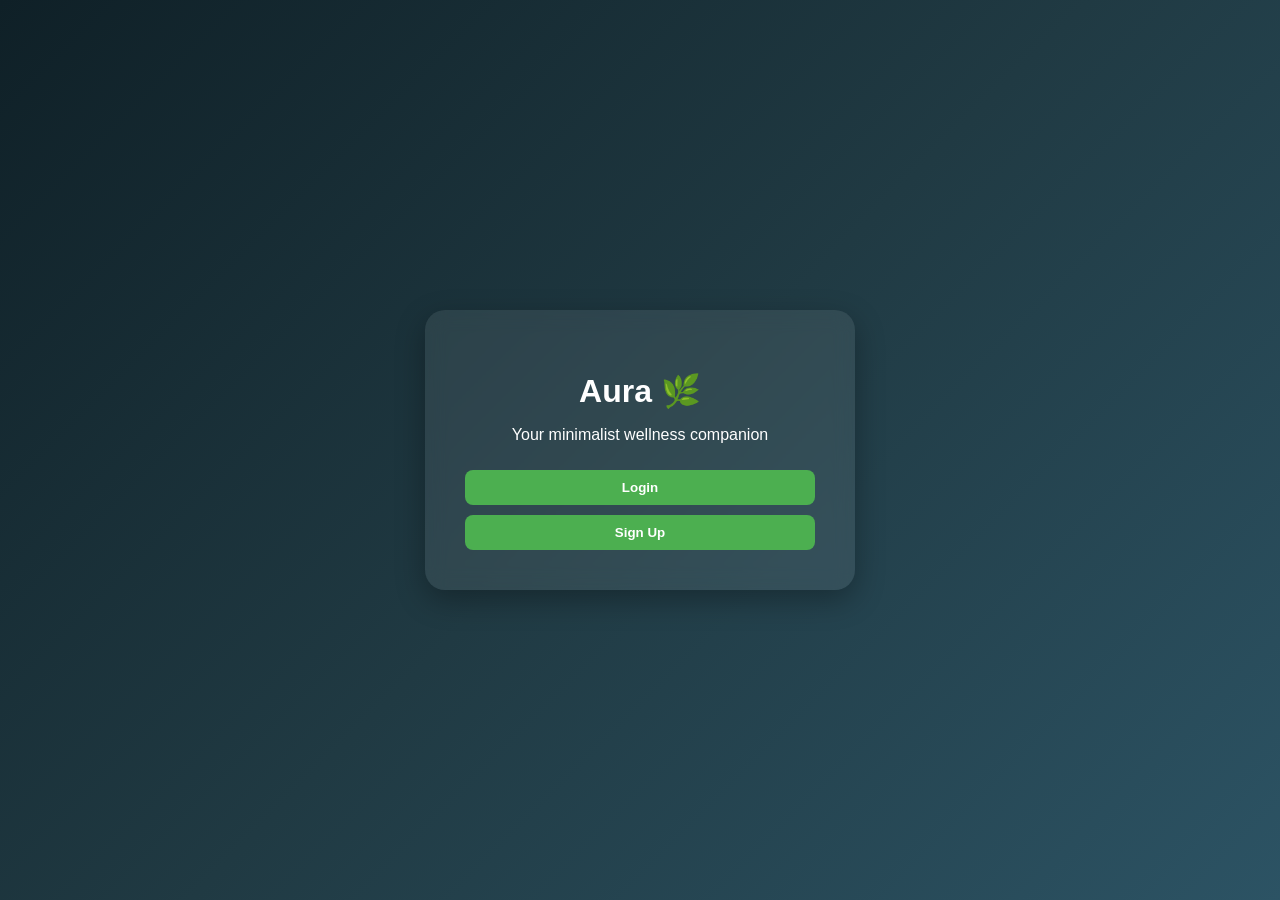
<file: index.html>
<!DOCTYPE html>
<html>
<head>
    <title>Aura</title>
    <link rel="stylesheet" href="style.css">
</head>
<body>

<div class="container">
    <h1>Aura 🌿</h1>
    <p>Your minimalist wellness companion</p>

    <button onclick="location.href='login.html'">Login</button>
    <button onclick="location.href='signup.html'">Sign Up</button>
</div>

</body>
</html>
</file>
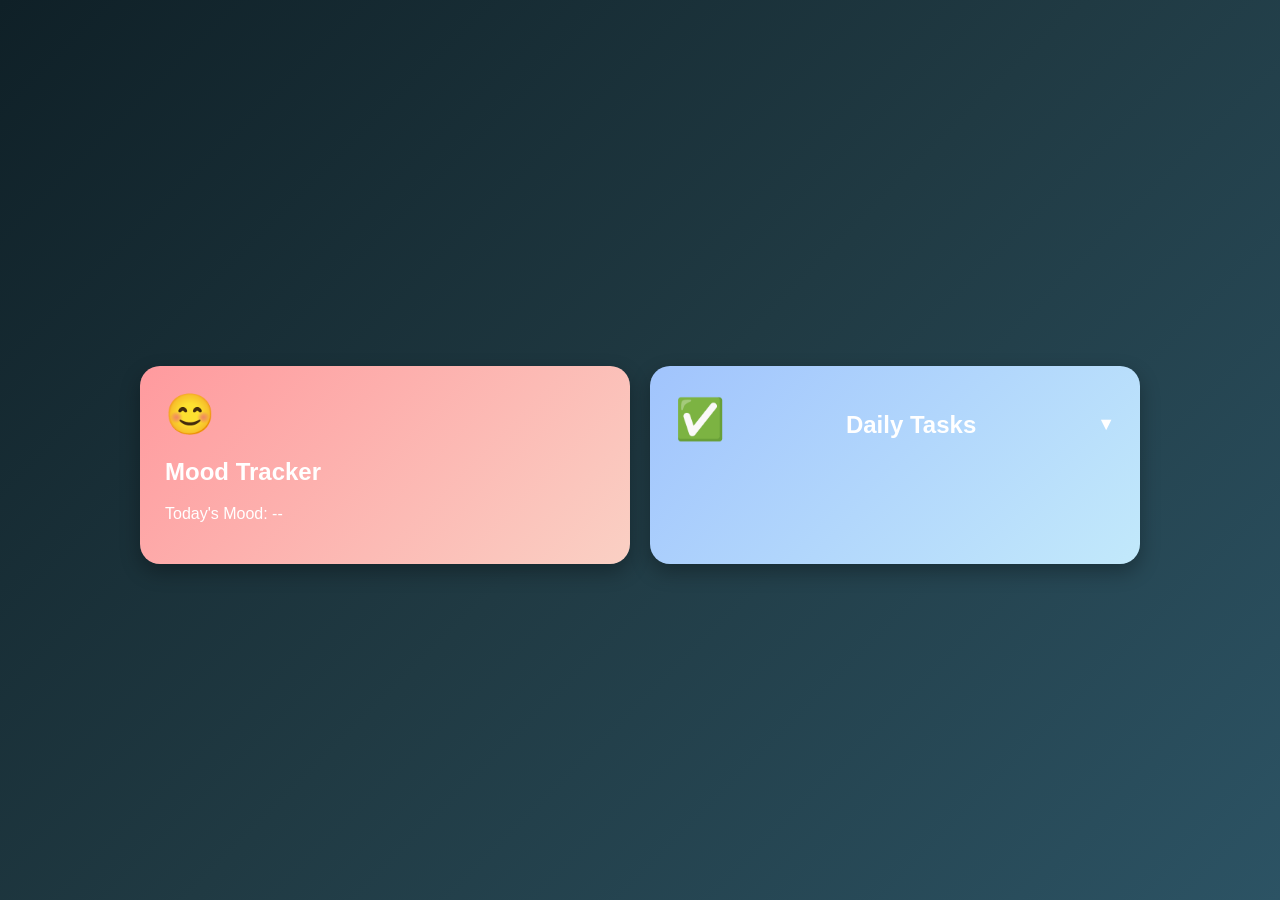
<file: dashboard.html>
<!DOCTYPE html>
<html>
<head>
    <title>Dashboard - Aura</title>
    <link rel="stylesheet" href="style.css">
</head>
<body>

<div class="dashboard-container">
    <div id="burnoutAlert" style="
    display:none;
    background: linear-gradient(135deg, #ff4e50, #f00000);
    padding:20px;
    border-radius:20px;
    margin-bottom:20px;
    box-shadow:0 8px 20px rgba(0,0,0,0.3);
    animation: pulse 2s infinite;
">
    <h2>⚠ Burnout Risk Detected</h2>
    <p>You may be under emotional strain. Consider rest or self-care.</p>
</div>

    <h1 id="welcome" class="dashboard-title"></h1>

    <!-- GRID SECTION -->
    <div class="grid">

        <!-- Mood Tracker -->
        <div class="feature-card mood-card" onclick="window.location.href='mood.html'">
            <div class="icon">😊</div>
            <h2>Mood Tracker</h2>
            <p id="moodIndicator">Today's Mood: --</p>
        </div>
<!-- Daily Tasks Expandable -->
<div class="feature-card task-card" id="taskCard">

    <div class="task-header" onclick="toggleTaskPanel()">
        <div class="icon">✅</div>
        <h2>Daily Tasks</h2>
        <span id="arrow">▼</span>
    </div>

    <div class="task-panel" id="taskPanel">

        <input type="text" id="taskInput" placeholder="Add new task..."
            class="task-input">

        <button onclick="addTask()" class="task-btn">Add Task</button>

        <ul id="taskList" class="task-list"></ul>

        <div class="progress-container">
            <div class="progress-bg">
                <div id="progressBar" class="progress-fill"></div>
            </div>
            <p id="progressText">0% Completed</p>
       </div>


        <!-- Journal -->
        <div class="feature-card journal-card" onclick="window.location.href='journal.html'">
            <div class="icon">🖊️</div>
            <h2>Gratitude Journal</h2>
            <p>Reflect & grow daily</p>
        </div>

        <!-- Self Care -->
        <div class="feature-card chatbot-card" onclick="window.location.href='selfcare.html'">
            <div class="icon">🧘</div>
            <h2>Self Care Tools</h2>
            <p>Breathing & checklist</p>
        </div>

    </div>

    

</div>

<script src="script.js"></script>

</body>
</html>
</file>
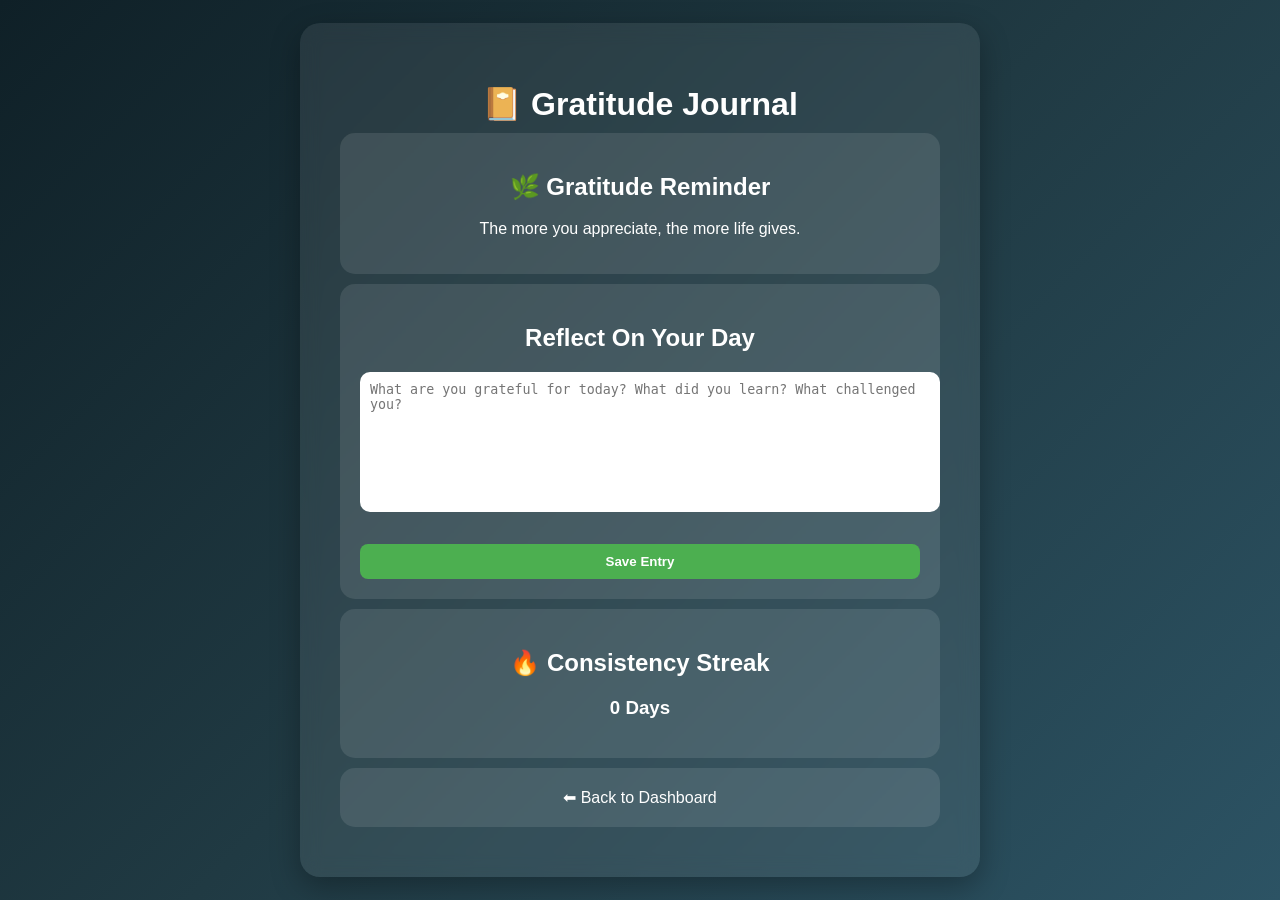
<file: journal.html>
<!DOCTYPE html>
<html>
<head>
    <title>Gratitude Journal - Aura</title>
    <link rel="stylesheet" href="style.css">
</head>
<body>

<div class="container dashboard">
    <h1>📔 Gratitude Journal</h1>

    <!-- Quotes Section -->
    <div class="card">
        <h2>🌿 Gratitude Reminder</h2>
        <p id="quoteText"></p>
    </div>

    <!-- Journal Writing Section -->
    <div class="card">
        <h2>Reflect On Your Day</h2>

        <textarea id="journalEntry" rows="8" style="
            width:100%;
            padding:10px;
            border-radius:10px;
            border:none;
            resize:none;
        " placeholder="What are you grateful for today? What did you learn? What challenged you?"></textarea>

        <br><br>

        <button onclick="saveJournal()">Save Entry</button>
    </div>

    <!-- Streak Section -->
    <div class="card">
        <h2>🔥 Consistency Streak</h2>
        <h3 id="streakCount">0 Days</h3>
    </div>

    <div class="card" onclick="window.location.href='dashboard.html'">
        ⬅ Back to Dashboard
    </div>
</div>

<script>

// -------- GRATITUDE QUOTES --------
const quotes = [
    "Gratitude turns what we have into enough.",
    "Small daily gratitude rewires the mind.",
    "The more you appreciate, the more life gives.",
    "Grateful hearts attract peaceful minds.",
    "Notice the little joys today."
];

function loadQuote() {
    const random = Math.floor(Math.random() * quotes.length);
    document.getElementById("quoteText").innerText = quotes[random];
}

// -------- SAVE JOURNAL --------
function saveJournal() {

    const text = document.getElementById("journalEntry").value;

    if(text.trim() === ""){
        alert("Write something before saving.");
        return;
    }

    const today = new Date().toDateString();

    let journals = JSON.parse(localStorage.getItem("journals")) || [];
    journals.push({ date: today, content: text });

    localStorage.setItem("journals", JSON.stringify(journals));

    updateStreak(today);

    alert("Journal Saved ✅");
    document.getElementById("journalEntry").value = "";
}

// -------- STREAK SYSTEM --------
function updateStreak(today) {

    let lastDate = localStorage.getItem("lastJournalDate");
    let streak = parseInt(localStorage.getItem("journalStreak")) || 0;

    const yesterday = new Date();
    yesterday.setDate(yesterday.getDate() - 1);
    const yesterdayStr = yesterday.toDateString();

    if(lastDate === yesterdayStr){
        streak += 1;
    }
    else if(lastDate !== today){
        streak = 1;
    }

    localStorage.setItem("journalStreak", streak);
    localStorage.setItem("lastJournalDate", today);

    displayStreak();
}

function displayStreak(){
    let streak = localStorage.getItem("journalStreak") || 0;
    document.getElementById("streakCount").innerText = streak + " Days";
}

// -------- NOTIFICATION REMINDER --------
function requestNotificationPermission(){
    if("Notification" in window){
        Notification.requestPermission();
    }
}

function sendReminder(){
    if(Notification.permission === "granted"){
        new Notification("Aura Reminder 🌿", {
            body: "Take 2 minutes to write your gratitude journal today."
        });
    }
}

// Send reminder after 10 seconds (demo purpose)
setTimeout(sendReminder, 10000);

// -------- PAGE LOAD --------
window.onload = function(){
    loadQuote();
    displayStreak();
    requestNotificationPermission();
}

</script>

</body>
</html>
</file>
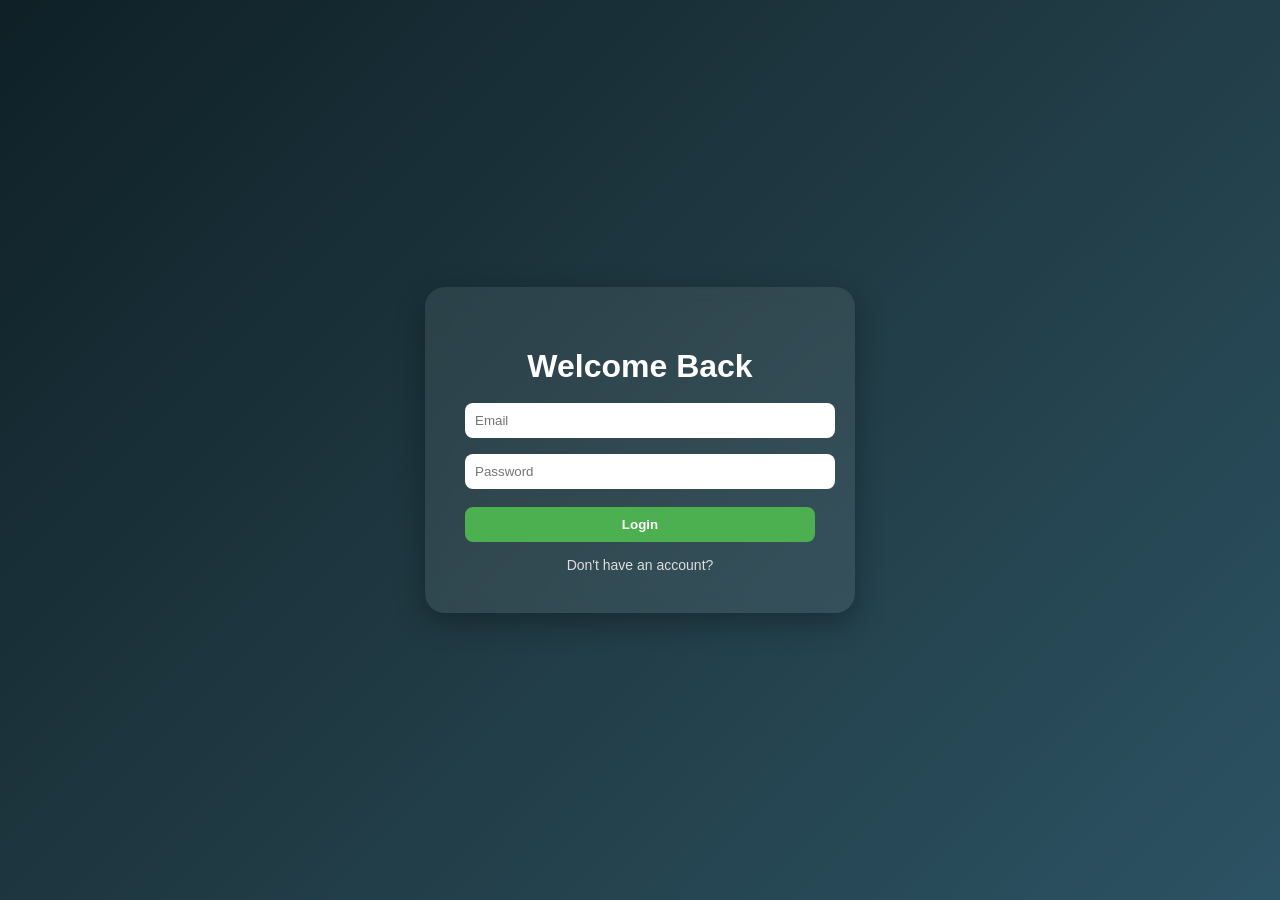
<file: login.html>
<!DOCTYPE html>
<html>
<head>
    <title>Login - Aura</title>
    <link rel="stylesheet" href="style.css">
</head>
<body>

<div class="container">
    <h1>Welcome Back</h1>

    <input type="email" id="loginEmail" placeholder="Email">
    <input type="password" id="loginPassword" placeholder="Password">

    <button onclick="login()">Login</button>

    <div class="link" onclick="location.href='signup.html'">
        Don't have an account?
    </div>
</div>

<script src="script.js"></script>
</body>
</html>
</file>
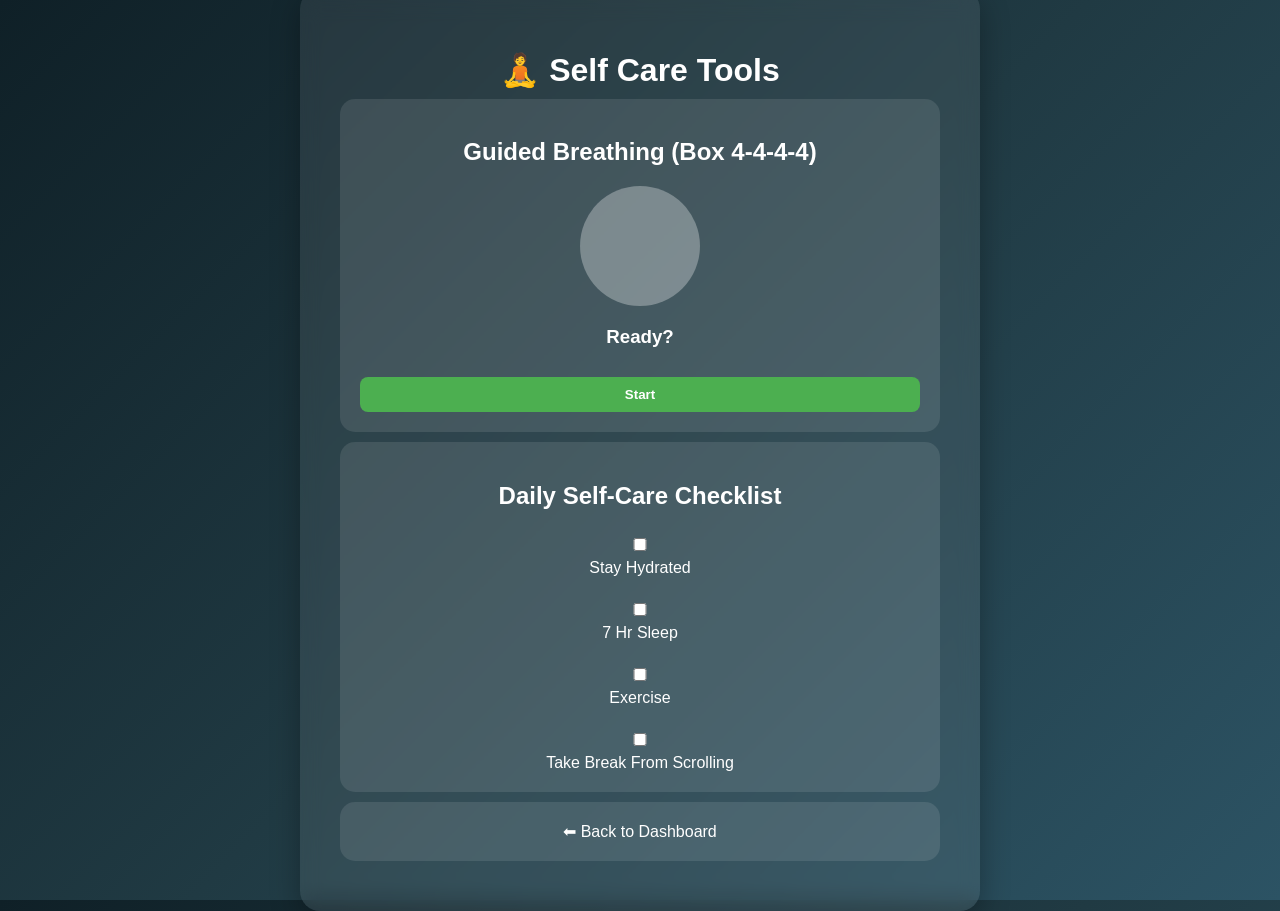
<file: selfcare.html>
<!DOCTYPE html>
<html>
<head>
    <title>Self Care - Aura</title>
    <link rel="stylesheet" href="style.css">
</head>
<body>

<div class="container dashboard">
    <h1>🧘 Self Care Tools</h1>

    <!-- Guided Breathing -->
    <div class="card">
        <h2>Guided Breathing (Box 4-4-4-4)</h2>

        <div id="breathingCircle"></div>
        <h3 id="breathText">Ready?</h3>
        <button onclick="startBreathing()">Start</button>
    </div>

    <!-- Self Care Checklist -->
    <div class="card">
        <h2>Daily Self-Care Checklist</h2>

        <label><input type="checkbox" onchange="saveChecklist()" id="water"> Stay Hydrated</label><br><br>
        <label><input type="checkbox" onchange="saveChecklist()" id="sleep"> 7 Hr Sleep</label><br><br>
        <label><input type="checkbox" onchange="saveChecklist()" id="exercise"> Exercise</label><br><br>
        <label><input type="checkbox" onchange="saveChecklist()" id="break"> Take Break From Scrolling</label>
    </div>

    <div class="card" onclick="window.location.href='dashboard.html'">
        ⬅ Back to Dashboard
    </div>
</div>

<style>
#breathingCircle {
    width: 120px;
    height: 120px;
    border-radius: 50%;
    background: rgba(255,255,255,0.3);
    margin: 20px auto;
    transition: all 4s ease-in-out;
}
</style>

<script>

// BOX BREATHING LOGIC
let phase = 0;
let breathingInterval;

function startBreathing() {
    clearInterval(breathingInterval);
    phase = 0;
    breathingInterval = setInterval(runBreathing, 4000);
    runBreathing();
}

function runBreathing() {

    const circle = document.getElementById("breathingCircle");
    const text = document.getElementById("breathText");

    if (phase === 0) {
        text.innerText = "Inhale";
        circle.style.transform = "scale(1.5)";
    }
    else if (phase === 1) {
        text.innerText = "Hold";
    }
    else if (phase === 2) {
        text.innerText = "Exhale";
        circle.style.transform = "scale(1)";
    }
    else if (phase === 3) {
        text.innerText = "Hold";
    }

    phase = (phase + 1) % 4;
}

// CHECKLIST SAVE
function saveChecklist() {

    const checklist = {
        water: document.getElementById("water").checked,
        sleep: document.getElementById("sleep").checked,
        exercise: document.getElementById("exercise").checked,
        break: document.getElementById("break").checked
    };

    localStorage.setItem("checklist", JSON.stringify(checklist));
}

// LOAD CHECKLIST WHEN PAGE OPENS
window.onload = function() {

    const saved = JSON.parse(localStorage.getItem("checklist"));

    if(saved){
        document.getElementById("water").checked = saved.water;
        document.getElementById("sleep").checked = saved.sleep;
        document.getElementById("exercise").checked = saved.exercise;
        document.getElementById("break").checked = saved.break;
    }
}

</script>

</body>
</html>
</file>
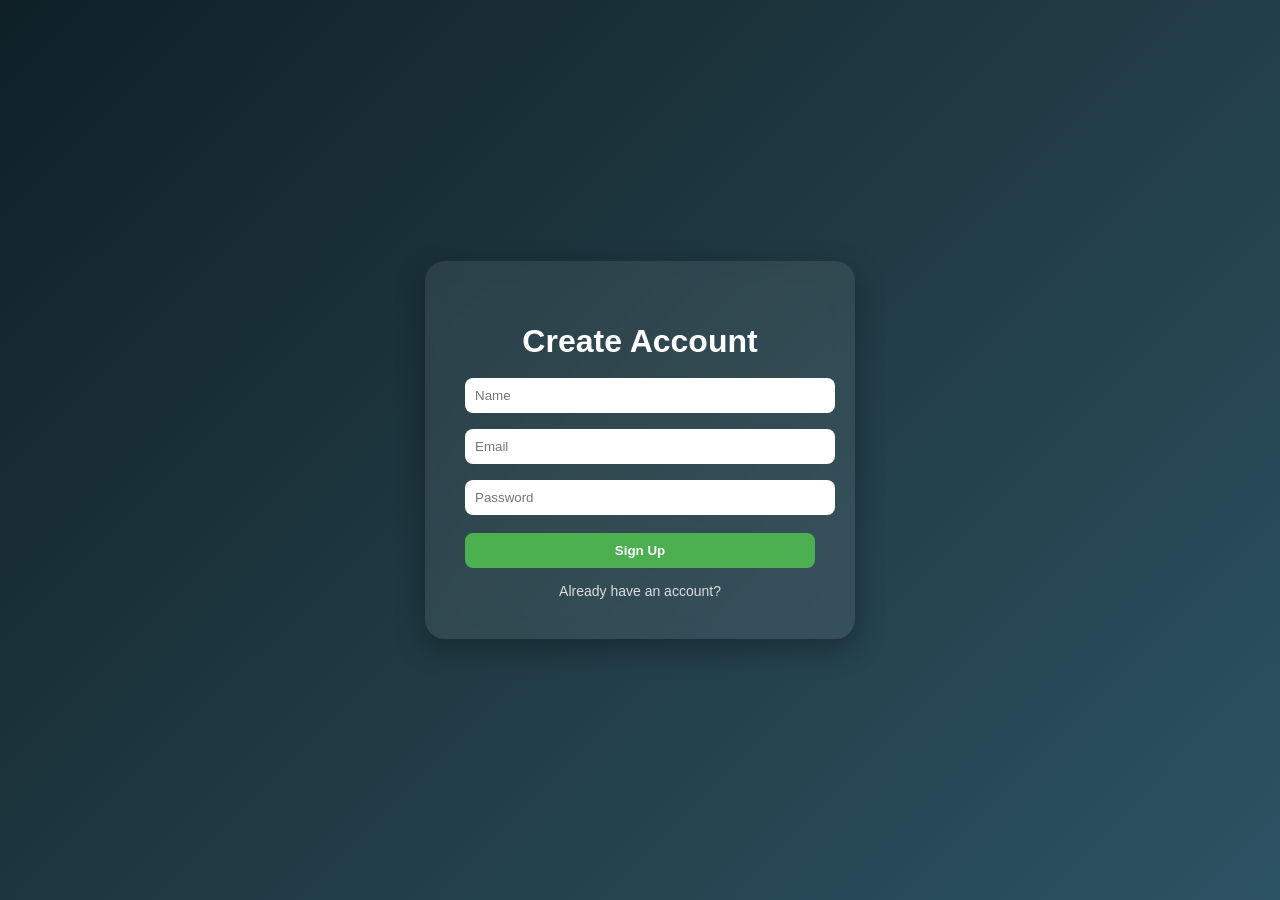
<file: signup.html>
<!DOCTYPE html>
<html>
<head>
    <title>Sign Up - Aura</title>
    <link rel="stylesheet" href="style.css">
</head>
<body>

<div class="container">
    <h1>Create Account</h1>

    <input type="text" id="name" placeholder="Name">
    <input type="email" id="email" placeholder="Email">
    <input type="password" id="password" placeholder="Password">

    <button onclick="signup()">Sign Up</button>

    <div class="link" onclick="location.href='login.html'">
        Already have an account?
    </div>
</div>

<script src="script.js"></script>
</body>
</html>
</file>
<file: style.css>
body {
    margin: 0;
    font-family: 'Segoe UI', sans-serif;
    background: linear-gradient(135deg, #0f2027, #203a43, #2c5364);
    color: white;
    display: flex;
    justify-content: center;
    align-items: center;
    height: 100vh;
}

.container {
    background: rgba(255, 255, 255, 0.08);
    padding: 40px;
    border-radius: 20px;
    width: 350px;
    backdrop-filter: blur(10px);
    box-shadow: 0 10px 30px rgba(0,0,0,0.3);
    text-align: center;
}

h1 {
    margin-bottom: 10px;
}

input {
    width: 100%;
    padding: 10px;
    margin: 8px 0;
    border: none;
    border-radius: 8px;
    outline: none;
}

button {
    width: 100%;
    padding: 10px;
    margin-top: 10px;
    border: none;
    border-radius: 8px;
    background: #4CAF50;
    color: white;
    font-weight: bold;
    cursor: pointer;
    transition: 0.3s;
}

button:hover {
    background: #45a049;
}

.link {
    margin-top: 15px;
    font-size: 14px;
    cursor: pointer;
    color: #ddd;
}

.dashboard {
    width: 600px;
}

.card {
    background: rgba(255,255,255,0.1);
    padding: 20px;
    border-radius: 15px;
    margin: 10px 0;
    cursor: pointer;
    transition: 0.3s;
}

.card:hover {
    transform: scale(1.03);
    background: rgba(255,255,255,0.2);
}
/* DASHBOARD REDESIGN */

.dashboard-container {
    width: 90%;
    max-width: 1000px;
}

.dashboard-title {
    text-align: center;
    margin-bottom: 30px;
}

.grid {
    display: grid;
    grid-template-columns: repeat(2, 1fr);
    gap: 20px;
}

/* Base Card Style */
.feature-card {
    padding: 25px;
    border-radius: 20px;
    color: white;
    cursor: pointer;
    box-shadow: 0 8px 20px rgba(0,0,0,0.3);
    transition: transform 0.3s, box-shadow 0.3s;
}

.feature-card:hover {
    transform: translateY(-8px) scale(1.03);
    box-shadow: 0 12px 30px rgba(0,0,0,0.4);
}

.icon {
    font-size: 40px;
    margin-bottom: 10px;
}

/* Gradient Themes */
.mood-card {
    background: linear-gradient(135deg, #ff9a9e, #fad0c4);
}

.task-card {
    background: linear-gradient(135deg, #a1c4fd, #c2e9fb);
}

.journal-card {
    background: linear-gradient(135deg, #d4fc79, #96e6a1);
}

.chatbot-card {
    background: linear-gradient(135deg, #fbc2eb, #a6c1ee);
}

/* Full Width Insights */
.insights-card {
    margin-top: 25px;
    background: linear-gradient(135deg, #fddb92, #d1fdff);
}

/* Responsive */
@media (max-width: 768px) {
    .grid {
        grid-template-columns: 1fr;
    }
}
/* TASK PANEL REDESIGN */

.task-header {
    display: flex;
    justify-content: space-between;
    align-items: center;
}

#arrow {
    font-size: 18px;
    transition: transform 0.3s;
}

.task-panel {
    max-height: 0;
    overflow: hidden;
    transition: max-height 0.5s ease;
}

.task-panel.open {
    max-height: 500px;
}

.task-input {
    width: 100%;
    padding: 8px;
    border-radius: 8px;
    border: none;
    margin-top: 10px;
}

.task-btn {
    width: 100%;
    margin-top: 8px;
}

.task-list {
    list-style: none;
    padding: 0;
    margin-top: 10px;
}

.task-item {
    display: flex;
    justify-content: space-between;
    align-items: center;
    padding: 6px 8px;
    margin-bottom: 6px;
    border-radius: 8px;
    transition: all 0.3s ease;
}

.task-item.pending {
    background: rgba(255,255,255,0.15);
}

.task-item.completed {
    background: rgba(0,255,0,0.15);
    text-decoration: line-through;
    opacity: 0.7;
}

.delete-btn {
    background: transparent;
    border: none;
    cursor: pointer;
    font-size: 16px;
}

.progress-container {
    margin-top: 10px;
}

.progress-bg {
    background: #555;
    height: 10px;
    border-radius: 10px;
}

.progress-fill {
    background: #4CAF50;
    height: 10px;
    width: 0%;
    border-radius: 10px;
    transition: width 0.4s ease;
}
@keyframes pulse {
    0% { transform: scale(1); }
    50% { transform: scale(1.02); }
    100% { transform: scale(1); }
}
</file>
